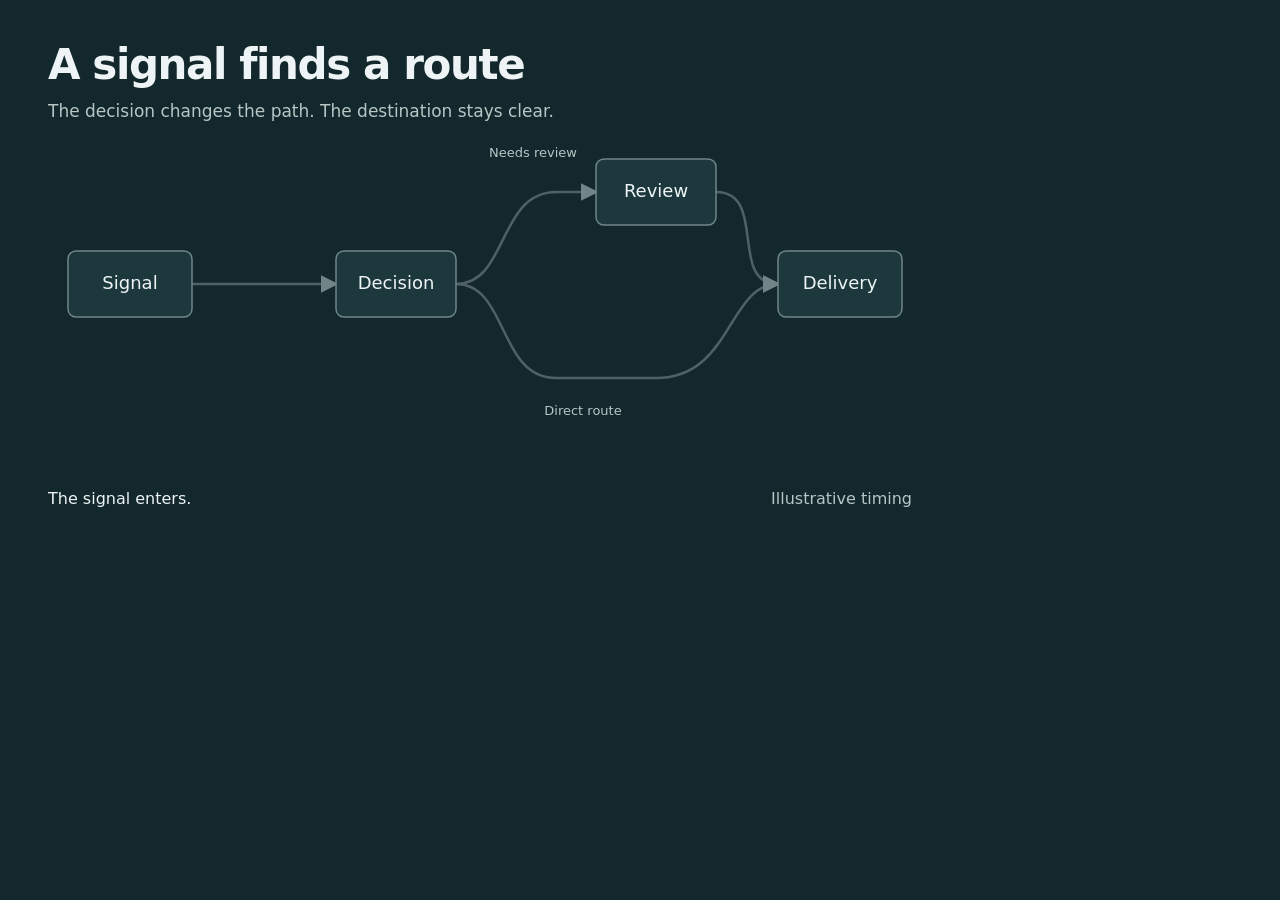
<file: examples/causal-flow/index.html>
<!doctype html>
<html lang="en"><meta charset="utf-8"><meta name="viewport" content="width=device-width,initial-scale=1">
<title>A signal finds a route</title>
<style>
*{box-sizing:border-box}body{margin:0;background:#12282c;color:#EEF4F5;font-family:system-ui,sans-serif}main{width:960px;height:540px;position:relative;overflow:hidden;padding:42px 48px;background:#12282c}h1{font-size:42px;line-height:1.1;letter-spacing:-1.4px;font-weight:550;margin:0}p{color:#b7c6c4;margin:13px 0;font-size:17px}svg{position:absolute;left:48px;top:140px;width:864px;height:290px;overflow:visible}path{fill:none;stroke:#506165;stroke-width:2.5}path.active{stroke:#D9E86D;stroke-width:4}rect{fill:#1d383d;stroke:#718488;stroke-width:1.5}text{fill:#EEF4F5;font-size:18px;text-anchor:middle;dominant-baseline:middle}.small{font-size:13px;fill:#b7c6c4}.foot{position:absolute;bottom:32px;left:48px;right:48px;display:flex;justify-content:space-between;font-size:16px}.foot span:last-child{color:#b7c6c4}nav{padding:16px 48px;display:flex;gap:12px;align-items:center;max-width:960px}button,input{font:inherit}button{padding:8px 14px;color:#12282c;background:#EEF4F5;border:0;border-radius:3px}button:focus-visible,input:focus-visible{outline:3px solid #D9E86D;outline-offset:3px}input{flex:1;accent-color:#D9E86D}output{min-width:55px}nav[hidden]{display:none}

/* Native responsive preview: recompose topology instead of shrinking typography. */
body.preview{min-width:0}body.preview main{width:min(960px,100%)}
@media(max-width:959px){body.preview main{height:auto;padding:24px}body.preview h1{font-size:32px;letter-spacing:-.7px}body.preview p{line-height:1.45}body.preview svg{position:relative;left:auto;top:auto;width:100%;height:auto;aspect-ratio:272 / 480;max-width:400px;display:block;margin:24px auto 0}body.preview .foot{position:static;display:block;line-height:1.45;margin-top:18px}body.preview .foot span{display:block}body.preview .foot span:last-child{font-size:13px;margin-top:8px}body.preview nav{padding:16px 24px;flex-wrap:wrap}body.preview nav input{min-width:100px}}
</style>
<main id="causal" data-composition-id="causal" data-start="0" data-duration="8" data-width="960" data-height="540" aria-label="Illustrative signal routing explanation">
<h1>A signal finds a route</h1><p>The decision changes the path. The destination stays clear.</p>
<svg viewBox="0 0 864 290" role="img" aria-labelledby="diagram-title diagram-description">
<title id="diagram-title">Signal routing with an optional review</title><desc id="diagram-description">An incoming signal reaches a decision. A signal needing review goes through Review before Delivery. A direct signal skips Review. Timing is illustrative.</desc>
<defs><marker id="arrow" markerWidth="7" markerHeight="7" refX="6" refY="3.5" orient="auto"><path d="M0 0 L7 3.5 L0 7" style="fill:#718488;stroke:none"/></marker></defs>
<path id="incoming" d="M144 144 L288 144" marker-end="url(#arrow)"/><path id="review-path" d="M408 144 C460 144 450 52 508 52 L548 52" marker-end="url(#arrow)"/>
<path id="direct-path" d="M408 144 C460 144 450 238 508 238 L608 238 C684 238 680 144 730 144" marker-end="url(#arrow)"/>
<path id="review-delivery" d="M668 52 C720 52 680 144 730 144" marker-end="url(#arrow)"/>
<path id="guide-incoming" d="M82 144 L348 144" visibility="hidden"/><path id="guide-review" d="M348 144 L408 144 C460 144 450 52 508 52 L608 52" visibility="hidden"/><path id="guide-reviewed" d="M608 52 L668 52 C720 52 680 144 730 144 L792 144" visibility="hidden"/><path id="guide-direct" d="M348 144 L408 144 C460 144 450 238 508 238 L608 238 C684 238 680 144 730 144 L792 144" visibility="hidden"/><circle id="token" cx="82" cy="144" r="8" fill="#D9E86D"/><g id="source"><rect x="20" y="111" width="124" height="66" rx="8"/><text x="82" y="144">Signal</text></g>
<g id="decision"><rect x="288" y="111" width="120" height="66" rx="8"/><text x="348" y="144">Decision</text></g>
<g id="review"><rect x="548" y="19" width="120" height="66" rx="8"/><text x="608" y="52">Review</text></g>
<g id="delivery"><rect x="730" y="111" width="124" height="66" rx="8"/><text x="792" y="144">Delivery</text></g>
<text id="review-label" class="small" x="485" y="13">Needs review</text><text id="direct-label" class="small" x="535" y="271">Direct route</text>

</svg>
<div class="foot"><span id="caption">The signal enters.</span><span>Illustrative timing</span></div>
</main>
<nav id="controls" hidden aria-label="Animation controls"><button id="play" aria-pressed="false">Play</button><button id="restart">Restart</button><button id="route">Use direct route</button><input id="seek" aria-label="Time in seconds" type="range" min="0" max="8" step="0.01" value="0"><output id="time">0.00 s</output></nav>
<script>
const previewMode=new URLSearchParams(location.search).get('preview')==='1';document.body.classList.toggle('preview',previewMode);
const token=document.querySelector('#token'),caption=document.querySelector('#caption'),seek=document.querySelector('#seek'),time=document.querySelector('#time');
let current=0,needsReview=true,playing=false,last=0,raf=0;
const clamp=n=>Math.max(0,Math.min(1,n));const ease=n=>{n=clamp(n);return n*n*(3-2*n)};
function point(id,progress){const path=document.getElementById(id);return path.getPointAtLength(path.getTotalLength()*ease(progress));}
function light(id,on){document.getElementById(id).classList.toggle('active',on);}
window.renderFrame=function(seconds){
 current=Math.max(0,Math.min(8,Number(seconds)||0));let p;
 light('incoming',current>=.7);light('review-path',needsReview&&current>=2.4);light('review-delivery',needsReview&&current>=5);light('direct-path',!needsReview&&current>=2.4);
 document.querySelector('#review').style.opacity=needsReview?1:.4;
 for(const [id,active] of [['decision',current>=2.1&&current<3.1],['review',needsReview&&current>=4.5&&current<5.7],['delivery',current>=6.9]]){const rect=document.querySelector('#'+id+' rect');rect.style.stroke=active?'#D9E86D':'#718488';rect.style.strokeWidth=active?'3':'1.5';}
 if(current<2.4){p=point('guide-incoming',(current-.7)/1.7);caption.textContent=current<.7?'The signal enters.':'The signal reaches the decision.';}
 else if(needsReview&&current<5){p=point('guide-review',(current-2.7)/1.8);caption.textContent='This signal needs a review.';}
 else if(needsReview){p=point('guide-reviewed',(current-5.3)/1.6);caption.textContent=current<7?'Review clears the path to delivery.':(previewMode?'Review clears this signal. It reaches Delivery.':'The signal arrives. The route remains visible.');}
 else{p=point('guide-direct',(current-2.7)/3.8);caption.textContent=current<7?'This signal takes the direct route.':(previewMode?'This signal skips Review and reaches Delivery.':'The signal arrives. The route remains visible.');}
 token.setAttribute('cx',p.x);token.setAttribute('cy',p.y);seek.value=current;time.textContent=current.toFixed(2)+' s';
};
const preference=matchMedia('(prefers-reduced-motion: reduce)');
function stop(){playing=false;cancelAnimationFrame(raf);document.querySelector('#play').textContent='Play';document.querySelector('#play').setAttribute('aria-pressed','false');}
function step(now){if(!playing)return;renderFrame(current+(now-last)/1000);last=now;if(current>=8){stop();return;}raf=requestAnimationFrame(step);}
function play(){if(preference.matches)return;playing=true;last=performance.now();document.querySelector('#play').textContent='Pause';document.querySelector('#play').setAttribute('aria-pressed','true');raf=requestAnimationFrame(step);}
function motionPreference(){if(preference.matches){stop();renderFrame(8);}document.querySelector('#play').disabled=preference.matches;}
if(new URLSearchParams(location.search).get('preview')==='1'){
 document.querySelector('#controls').hidden=false;
 function fit(){
 const mobile=innerWidth<960,svg=document.querySelector('svg');svg.setAttribute('viewBox',mobile?'0 0 272 480':'0 0 864 290');
 const nodes=mobile?{source:[136,33],decision:[136,158],review:[208,298],delivery:[136,438]}:{source:[82,144],decision:[348,144],review:[608,52],delivery:[792,144]};
 for(const [id,[x,y]] of Object.entries(nodes)){const g=document.querySelector('#'+id),r=g.querySelector('rect'),t=g.querySelector('text'),w=Number(r.getAttribute('width'));r.setAttribute('x',x-w/2);r.setAttribute('y',y-33);t.setAttribute('x',x);t.setAttribute('y',y);}
 const mobilePaths={incoming:'M136 66 L136 125','review-path':'M136 191 C136 230 208 225 208 265','direct-path':'M76 158 L32 158 L32 438 L74 438','review-delivery':'M208 331 L208 372 C208 401 136 390 136 405','guide-incoming':'M136 33 L136 158','guide-review':'M136 158 L136 191 C136 230 208 225 208 265 L208 298','guide-reviewed':'M208 298 L208 372 C208 401 136 390 136 405 L136 438','guide-direct':'M136 158 L32 158 L32 438 L136 438'};
 const desktopPaths={incoming:'M144 144 L288 144','review-path':'M408 144 C460 144 450 52 508 52 L548 52','direct-path':'M408 144 C460 144 450 238 508 238 L608 238 C684 238 680 144 730 144','review-delivery':'M668 52 C720 52 680 144 730 144','guide-incoming':'M82 144 L348 144','guide-review':'M348 144 L408 144 C460 144 450 52 508 52 L608 52','guide-reviewed':'M608 52 L668 52 C720 52 680 144 730 144 L792 144','guide-direct':'M348 144 L408 144 C460 144 450 238 508 238 L608 238 C684 238 680 144 730 144 L792 144'};
 for(const [id,d] of Object.entries(mobile?mobilePaths:desktopPaths))document.querySelector('#'+id).setAttribute('d',d);
 for(const [id,x,y] of mobile?[['review-label',195,225],['direct-label',58,362]]:[['review-label',485,13],['direct-label',535,271]]){const t=document.querySelector('#'+id);t.setAttribute('x',x);t.setAttribute('y',y);t.setAttribute('transform',mobile&&id==='direct-label'?'rotate(-90 58 362)':'');}
 renderFrame(current);
}
 fit();addEventListener('resize',fit);
 document.querySelector('#play').onclick=()=>{if(playing)stop();else{if(current>=8)renderFrame(0);play();}};
 document.querySelector('#restart').onclick=()=>{stop();renderFrame(preference.matches?8:0);};
 document.querySelector('#route').onclick=()=>{stop();needsReview=!needsReview;document.querySelector('#route').textContent=needsReview?'Use direct route':'Use review route';renderFrame(preference.matches?8:0);};
 seek.oninput=()=>{stop();renderFrame(seek.value);};preference.addEventListener('change',motionPreference);motionPreference();
}
// Capture never reads wall time or motion preferences. Only explicit preview uses a live clock.
renderFrame(new URLSearchParams(location.search).get('preview')==='1'&&preference.matches?8:0);
</script></html>
</file>
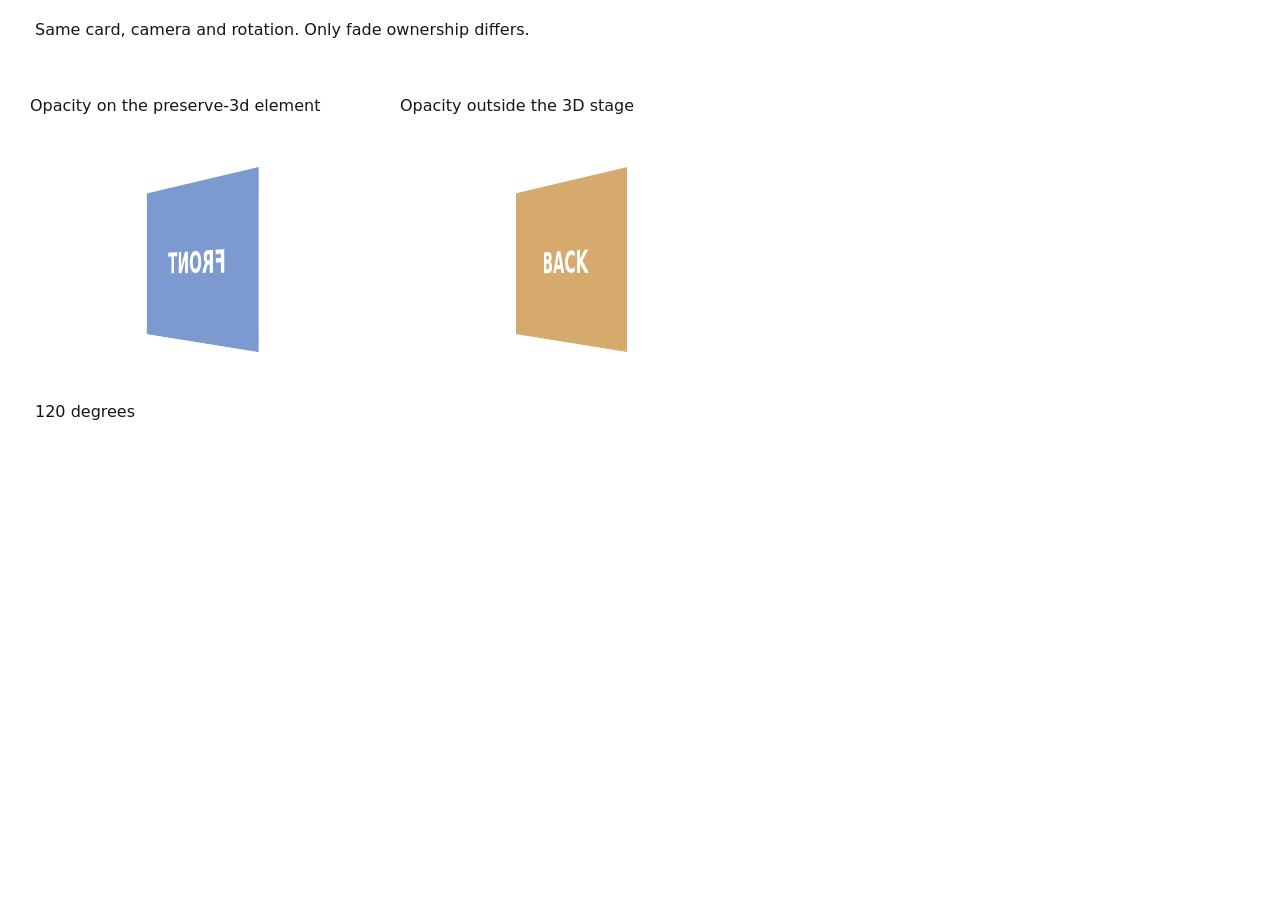
<file: examples/css3d-grouping/index.html>
<!doctype html><html lang="en"><meta charset="utf-8"><title>3D grouping diagnostic</title><style>
*{box-sizing:border-box}body{margin:0;background:#fff;color:#161616;font:16px system-ui,sans-serif}header{height:80px;padding:20px 35px}main{display:flex;gap:30px;padding:0 30px}.case{width:340px}.case p{height:40px}.stage{position:relative;width:330px;height:250px;perspective:700px}.card{position:absolute;left:55px;top:30px;width:220px;height:160px;transform-style:preserve-3d}.face{position:absolute;width:220px;height:160px;backface-visibility:hidden;display:flex;align-items:center;justify-content:center;font-size:30px;font-weight:700;color:#fff}.front{background:#2455b0;transform:translateZ(1px)}.back{background:#ba720a;transform:rotateY(180deg) translateZ(1px)}#bad{opacity:.6}#good-fade{opacity:.6}footer{padding:0 35px}
</style><header>Same card, camera and rotation. Only fade ownership differs.</header><main>
<section class="case"><p>Opacity on the preserve-3d element</p><div class="stage"><div id="bad" class="card"><div class="face front">FRONT</div><div class="face back">BACK</div></div></div></section>
<section class="case"><p>Opacity outside the 3D stage</p><div id="good-fade"><div class="stage"><div id="good" class="card"><div class="face front">FRONT</div><div class="face back">BACK</div></div></div></div></section>
</main><footer id="angle"></footer><script>
window.draw=angle=>{document.querySelectorAll('.card').forEach(e=>e.style.transform='rotateY('+angle+'deg)');document.querySelector('#angle').textContent=angle+' degrees';};window.draw(120);
</script></html>
</file>
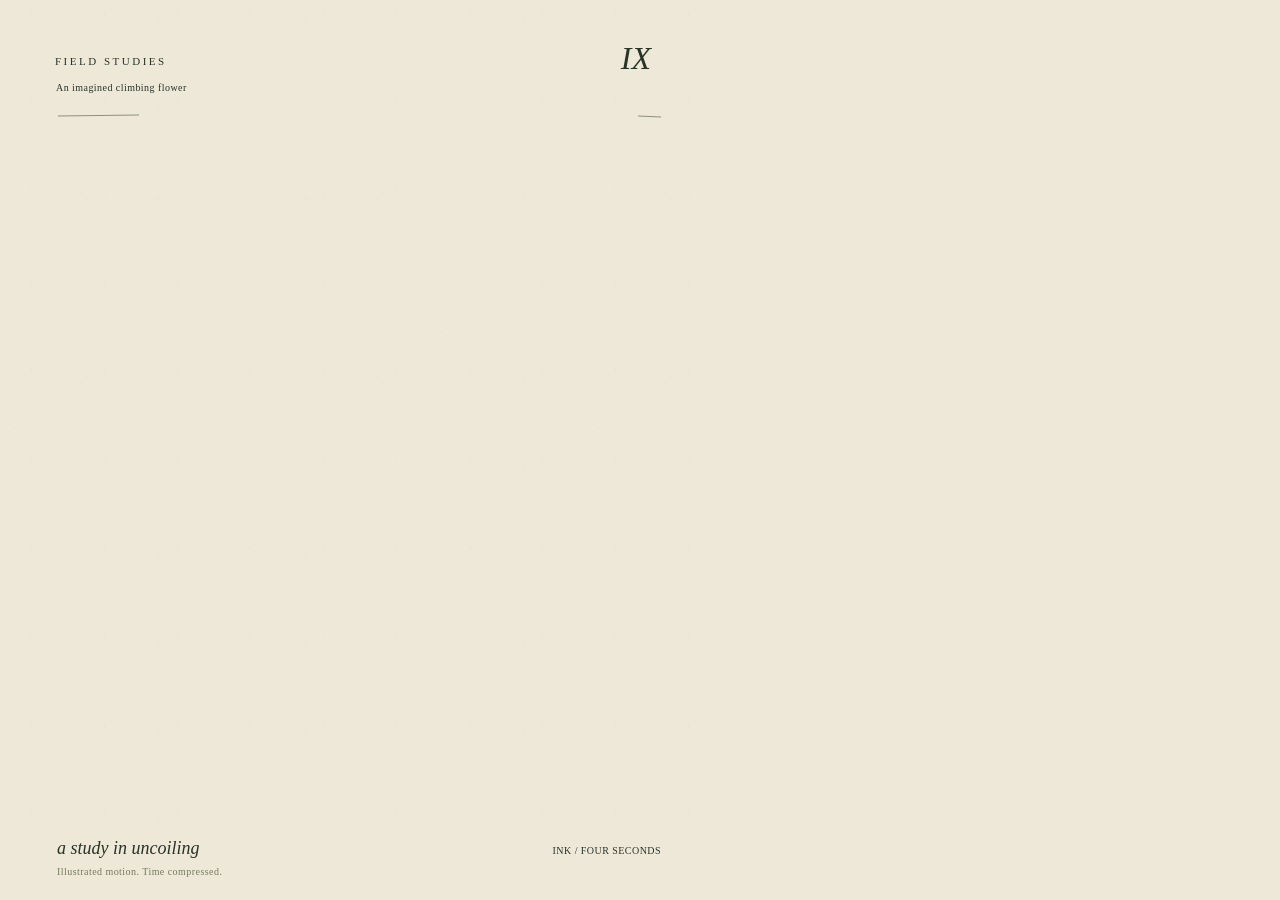
<file: examples/ink-study/index.html>
<!doctype html>
<html lang="en"><head><meta charset="utf-8"><meta name="viewport" content="width=device-width,initial-scale=1"><title>Field study IX: uncoiling</title><link rel="stylesheet" href="style.css"></head>
<body><main id="studio" data-composition-id="studio" data-start="0" data-duration="4" data-width="720" data-height="900" aria-label="An original illustrated botanical study">
<svg id="plate" xmlns="http://www.w3.org/2000/svg" viewBox="0 0 720 900" width="720" height="900" role="img" aria-labelledby="plate-title plate-desc">
<title id="plate-title">Field study IX: uncoiling</title><desc id="plate-desc">An imagined climbing flower grows upward. Leaves unfold, its curled tip straightens, and a five-petalled flower opens to reveal the stamens. Artistic study with compressed, illustrative timing.</desc>
<defs><pattern id="paper" width="73" height="89" patternUnits="userSpaceOnUse"><circle cx="13" cy="21" r=".55" fill="#494b37" opacity=".08"/><circle cx="51" cy="73" r=".45" fill="#494b37" opacity=".06"/><path d="M31 12l1 4M8 68l2 1M62 39l1 2" stroke="#494b37" stroke-width=".35" opacity=".08"/></pattern></defs>
<rect width="720" height="900" fill="#eee8d9"/><rect width="720" height="900" fill="url(#paper)"/>
<g class="type"><text x="55" y="65" class="smallcaps">FIELD STUDIES</text><text x="651" y="69" class="plate-number">IX</text><text x="56" y="91" class="tiny">An imagined climbing flower</text></g>
<path d="M58 116L139 115M638 116l23 1" class="hairline"/>
<g id="roots" class="ink fine"><path d="M315 785C309 802 303 814 292 826M315 786C320 800 326 813 342 824M315 788C316 807 311 822 317 836M305 808l-19 5M324 810l16 4M310 822l-12 9"/></g>
<g class="ink"><path id="stem" d="M315 790C299 737 329 695 325 646C322 594 286 580 300 535C313 492 353 493 347 447C344 411 319 392 332 357C344 327 375 324 390 293" stroke-width="2.3"/><path id="stem-echo" d="M318 789C302 736 332 695 328 645C325 594 289 580 303 536C316 493 356 493 350 447C347 412 322 393 335 358C347 329 378 325 391 295" stroke-width=".65" opacity=".55"/></g>
<g id="leaves"></g>
<g id="tip" class="ink"><path id="tip-stroke" stroke-width="2"/><path id="tip-echo" stroke-width=".65" opacity=".5"/></g>
<g id="flower"><g id="petals"></g><g id="heart"></g></g>
<g class="type annotation" id="note-one"><path d="M125 705L221 706L292 668" class="leader"/><text x="82" y="694" class="italic">i. emergence</text><text x="82" y="726" class="tiny">a line becomes a stem</text></g>
<g class="type annotation" id="note-two"><path d="M490 483L443 482L354 413" class="leader"/><text x="475" y="463" class="italic">ii. uncoiling</text><text x="478" y="507" class="tiny">the tip finds its reach</text></g>
<g class="type annotation" id="note-three"><path d="M572 242L552 242L522 257" class="leader"/><text x="560" y="212" class="italic">iii. opening</text><text x="560" y="280" class="tiny">the centre revealed</text></g>
<g class="type"><text x="57" y="854" class="footer italic">a study in uncoiling</text><text x="661" y="854" class="tiny" text-anchor="end">INK / FOUR SECONDS</text><text x="57" y="875" class="tiny muted">Illustrated motion. Time compressed.</text></g>
</svg></main><script src="motion.js"></script></body></html>
</file>
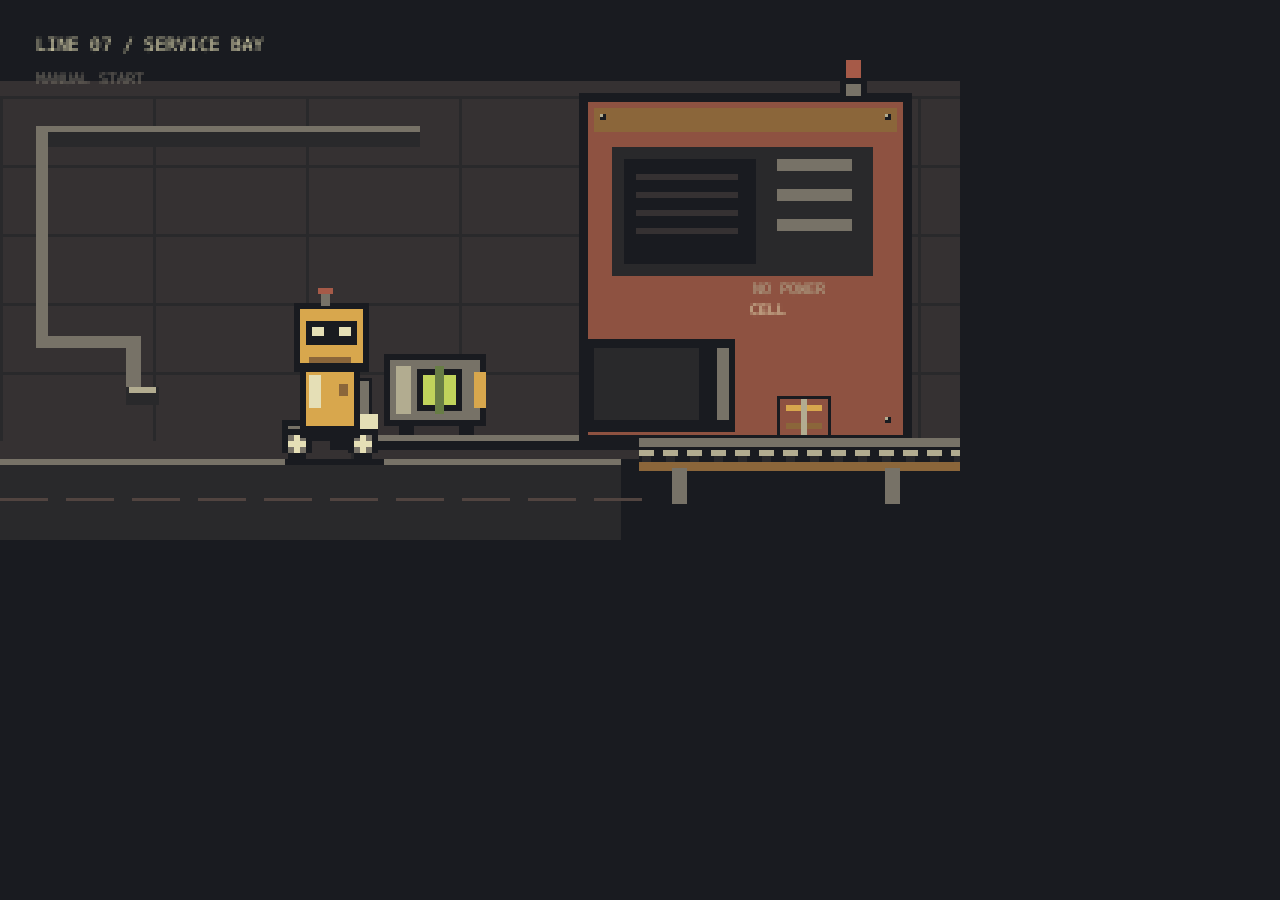
<file: examples/power-cell/index.html>
<!doctype html><html lang="en"><head><meta charset="utf-8"><meta name="viewport" content="width=device-width,initial-scale=1"><title>Line 07: power cell</title><link rel="stylesheet" href="style.css"></head>
<body><main id="studio" data-composition-id="studio" data-start="0" data-duration="4.0" data-width="960" data-height="540" style="width:960px;height:540px" aria-label="Pixel-art maintenance robot powers a conveyor">
<canvas id="scene" width="320" height="180" aria-label="A maintenance robot pushes a power cell into a machine. Its lights switch on, then the conveyor carries a crate."></canvas>
</main>
<nav id="preview" hidden aria-label="Preview controls"><button id="play" aria-pressed="false">Play</button><button id="restart">Restart</button><input id="seek" aria-label="Time in seconds" type="range" min="0" max="4.0" step="0.01" value="0"><output id="time">0.00 s</output></nav>
<script src="assets/gsap.min.js"></script><script src="motion.js"></script><script>window.__timelines.studio=tl;</script></body></html>
</file>
<file: examples/ink-study/style.css>
*{box-sizing:border-box}html,body{margin:0;width:720px;height:900px;overflow:hidden;background:#eee8d9}#studio{position:relative;width:720px;height:900px;overflow:hidden;isolation:isolate}svg{display:block}.ink{fill:none;stroke:#293326;stroke-linecap:round;stroke-linejoin:round}.fine{stroke-width:.8}.hairline{fill:none;stroke:#5a604d;stroke-width:.65}.type{font-family:Georgia,'Times New Roman',serif;fill:#293326}.smallcaps{font-size:11px;letter-spacing:2.5px}.plate-number{font-size:32px;font-style:italic;text-anchor:end}.tiny{font-size:10px;letter-spacing:.45px}.italic{font-size:17px;font-style:italic}.leader{fill:none;stroke:#71735d;stroke-width:.7}.footer{font-size:18px}.muted{fill:#777960}.annotation{opacity:0}.leaf{fill:#c5c9a7;stroke:#293326;stroke-width:1.3;stroke-linejoin:round}.vein{fill:none;stroke:#46503b;stroke-width:.7;stroke-linecap:round}.petal{fill:#ded0ba;stroke:#39412e;stroke-width:1.15;stroke-linejoin:round}.petal-vein{fill:none;stroke:#656548;stroke-width:.65;opacity:.65}.stamen{fill:none;stroke:#4d5839;stroke-width:1;stroke-linecap:round}
</file>
<file: examples/power-cell/style.css>
*{box-sizing:border-box}html,body{margin:0;padding:0;width:960px;height:540px;overflow:hidden;background:#191b20}#studio{position:relative;overflow:hidden;isolation:isolate}canvas{display:block;width:960px;height:540px;image-rendering:pixelated}#preview{position:fixed;bottom:0;left:0;right:0;z-index:10;padding:12px;gap:12px;align-items:center;background:#d5d2b7;color:#191b20;font:14px monospace}#preview:not([hidden]){display:flex}#preview input{flex:1}#preview button{font:inherit}
</file>
